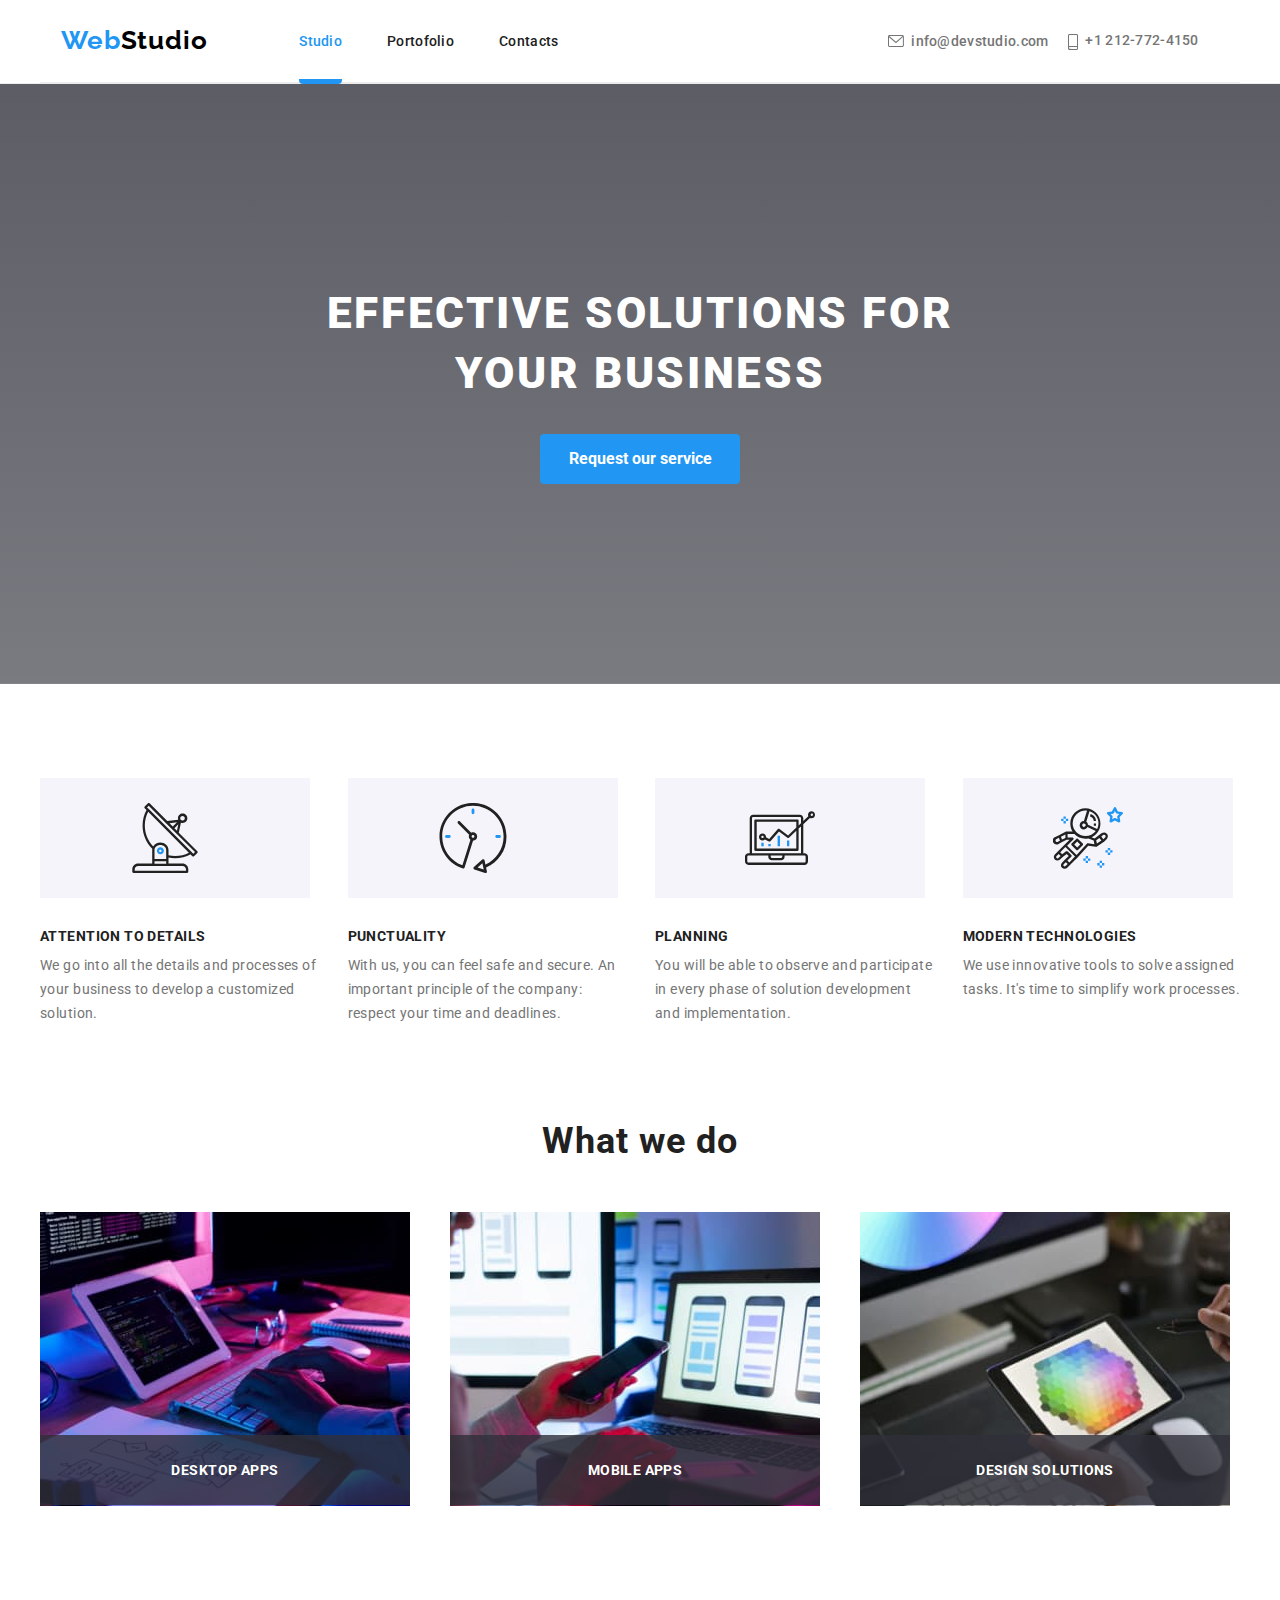
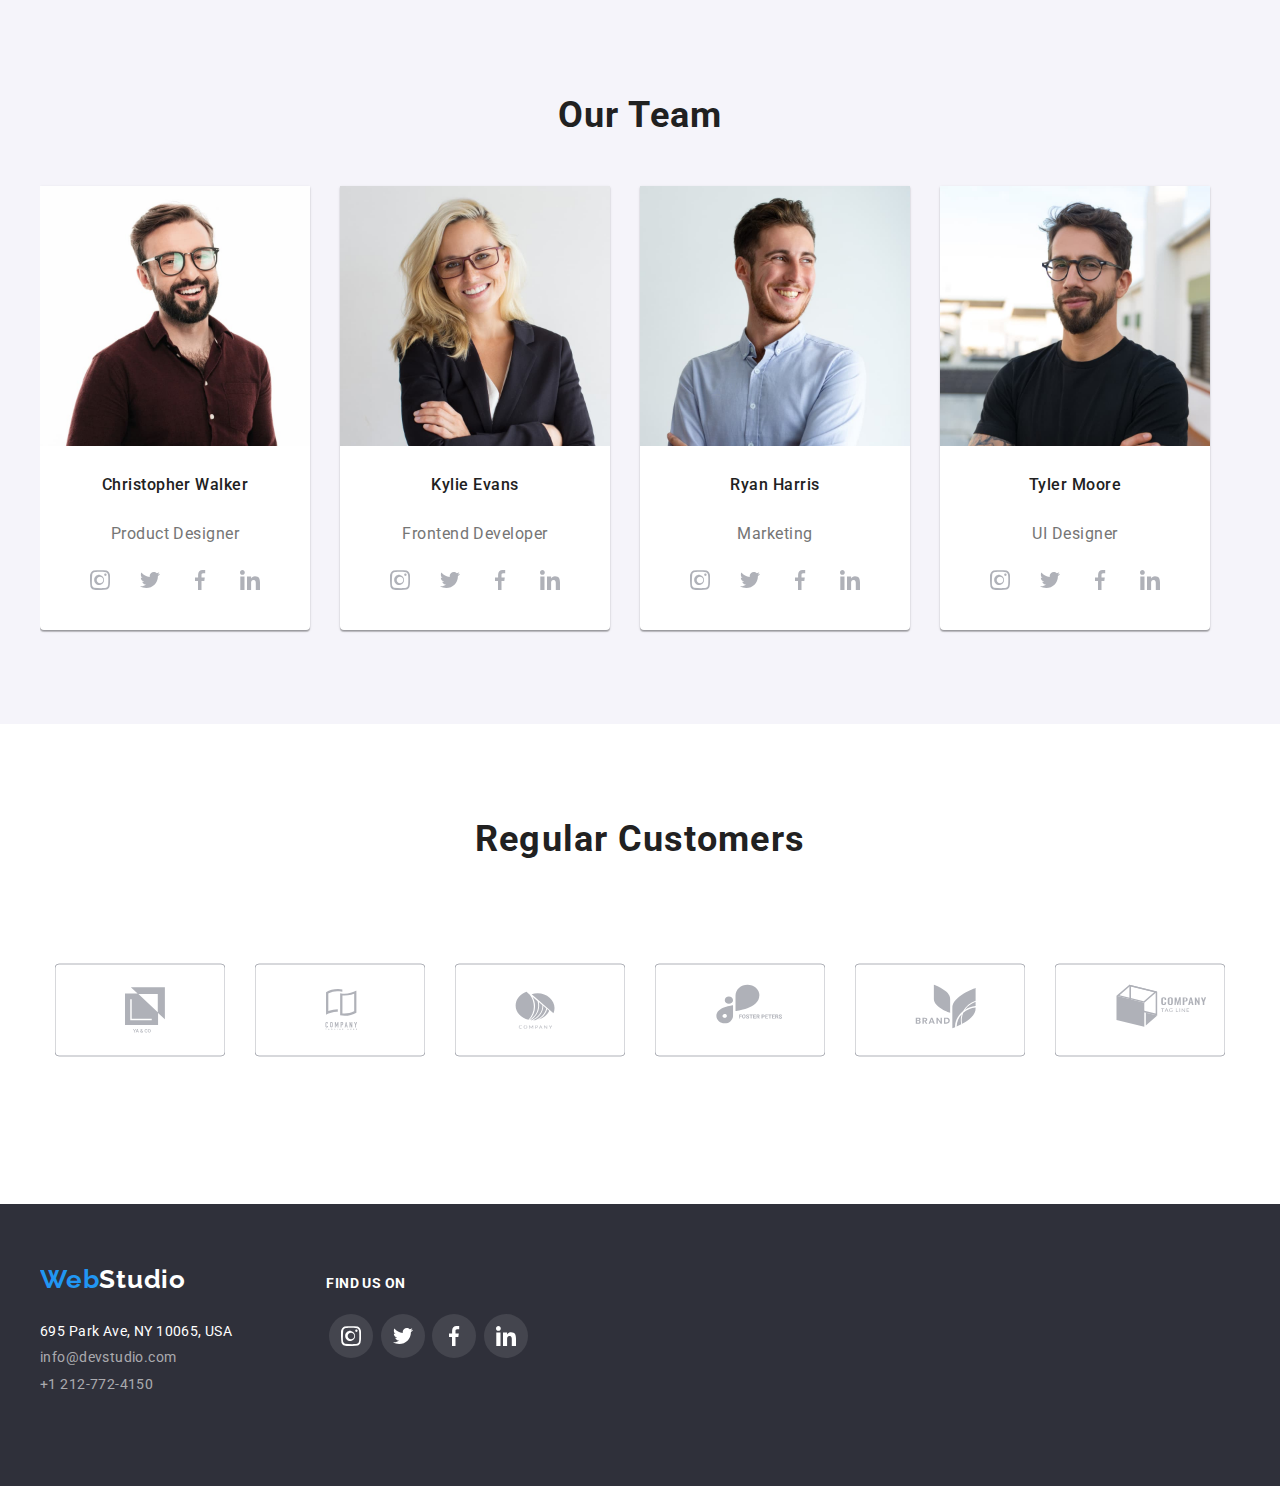
<file: index.html>
<!DOCTYPE html>
<html lang="en">
  <head>
    <meta charset="UTF-8" />
    <meta name="viewport" content="width=device-width, initial-scale=1.0" />
    <title>Web studio</title>
    <link rel="preconnect" href="https://fonts.googleapis.com" />
    <link rel="preconnect" href="https://fonts.gstatic.com" crossorigin />
    <link
      rel="stylesheet"
      href="https://cdnjs.cloudflare.com/ajax/libs/modern-normalize/1.0.0/modern-normalize.min.css"
    />
    <link
      href="https://fonts.googleapis.com/css2?family=Raleway:wght@700&family=Roboto:wght@400;500;700;900&display=swap"
      rel="stylesheet"
    />
    <link rel="stylesheet" href="./css/reset.css">
    <link rel="stylesheet" href="css/styles.css" />
  </head>
  <body>
    <div class="container-general">
      <header class="global-header">
        <p class="visually-hidden">Aceasta este o descriere a antetului.</p>
        <div class="container-header">
          <a class="logo-header" href="#" target="_blank" title="logo"
            ><span class="blue-text">Web</span
            ><span class="black-text">Studio</span></a
          >
          <!-- Navigation bar -->
          <nav class="nav-bar">
            <ul class="nav-list">
              <li><a href="#" class="current" class="nav-item">Studio</a></li>
              <li><a href="portofolio.html" class="nav-item">Portofolio</a></li>
              <li><a href="#" class="nav-item">Contacts</a></li>
            </ul>
          </nav>
          <div class="contact-info-container">
            <a href="mailto:info@devstudio.com" class="contact-info"
            ><svg class="icon" width="16" height="12">
              <use xlink:href="./symbol-defs.svg#icon-envelope"></use></svg
            >info@devstudio.com</a>
               
          
            <a class="contact-info" href="tel:+12127724150" class="phone"> <svg class="icon" width="10" height="16">
              <use href="symbol-defs.svg#icon-smartphone">
              </use>
            </svg>+1 212-772-4150</a>
          </div>
        </div>
      </header>

      <!-- First section -->
      <main>
        <section class="first-section">
          <div class="container-first-section">
            <h1 class="first-section-text">
              EFFECTIVE SOLUTIONS FOR YOUR BUSINESS
            </h1>
            <button data-modal-open class="first-section-button"  type="button">
              Request our service
            </button>
          </div>
        </section>

        <!-- Text section-->
        <section class="text-section">
          <ul class="container-text-section">
            <li>
              <svg class="rectangle-text"  width="270" height="120">
                <rect width="270" height="120"/>
                 <svg class="icon" x="90" y="25" width="70" height="70">
                  <use href="symbol-defs.svg#icon-antenna1">
                </use>
                </svg>
              </svg>
             
              <h4 class="subtitle">ATTENTION TO DETAILS</h4>
              <p class="text">
                We go into all the details and processes of your business to
                develop a customized solution.
              </p>
            </li>
            <li>
              <svg class="rectangle-text"  width="270" height="120">
                <rect width="270" height="120"/>
                 <svg class="icon" x="90" y="25" width="70" height="70">
              <use href="symbol-defs.svg#icon-clock1">
              </use>
                </svg>
              </svg>
              <h4 class="subtitle">PUNCTUALITY</h4>
              <p class="text">
                With us, you can feel safe and secure. An important principle of
                the company: respect your time and deadlines.
              </p>
            </li>
            <li>
              <svg class="rectangle-text"  width="270" height="120">
                <rect width="270" height="120"/>
                 <svg class="icon" x="90" y="25" width="70" height="70">
              <use href="symbol-defs.svg#icon-diagram1">
              </use>
                </svg>
              </svg>
              <h4 class="subtitle">PLANNING</h4>
              <p class="text">
                You will be able to observe and participate in every phase of
                solution development and implementation.
              </p>
            </li>
            <li>
              <svg class="rectangle-text"  width="270" height="120">
                <rect width="270" height="120"/>
                 <svg class="icon" x="90" y="25" width="70" height="70">
              <use href="symbol-defs.svg#icon-astronaut1">
              </use>
                </svg>
              </svg>
              <h4 class="subtitle">MODERN TECHNOLOGIES</h4>
              <p class="text">
                We use innovative tools to solve assigned tasks. It's time to
                simplify work processes.
              </p>
            </li>
          </ul>
        </section>
        <!-- What we do section -->
        <section class="what-we-do-section">
          <div class="container-what-we-do-section">
            <h2 class="what-we-do-title">What we do</h2>
            <ul class="what-we-do-elements">
              <li class="what-we-do-item">
                <img
                  src="images/img1.jpg"
                  alt="Person using a keyboard"
                  width="370"
                />
                <div class="what-we-do-card">
                  <h4> DESKTOP APPS</h4>
                </div>

              </li>

              <li class="what-we-do-item">
                <img
                  src="images/img2.jpg"
                  alt="Person using a smartphone"
                  width="370"
                />
                <div class="what-we-do-card">
                  <h4>MOBILE APPS</h4>
                </div>
              </li>

              <li class="what-we-do-item">
                <img
                  src="images/img3.jpg"
                  alt="Person reviewing Color Hex"
                  width="370"
                />
                <div class="what-we-do-card">
                  <h4>DESIGN SOLUTIONS</h4>
                </div>
              </li>
            </ul>
          </div>
        </section>

        <!-- Our Team section -->
        <section class="our-team-section">
          <div class="container-our-team">
            <h2 class="our-team-title">Our Team</h2>
            <ul class="our-team-members">
              <li class="member-box">
                <img
                  src="images/img4.jpg"
                  alt="Picture with Christopher Walker"
                  width="270"
                />
                <div class="inferior-card">
                  <h4 class="our-team-name">Christopher Walker</h4>
                  <p class="our-team-position">Product Designer</p>
                  <div class="container-icons-inferior-card">
                    <div class="icon-background">
                      <svg class="icon" width="20" height="20" >
                        <use href="symbol-defs.svg#icon-instagram2">
                        </use>
                      </svg>
                    </div>
                    <div class="icon-background">
                      <svg class="icon" width="20" height="20">
                        <use href="symbol-defs.svg#icon-twitter1">
                        </use>
                      </svg>
                    </div>
                    <div class="icon-background">
                      <svg class="icon" width="20" height="20">
                        <use href="symbol-defs.svg#icon-facebook1">
                        </use>
                      </svg>
                    </div>
                    <div class="icon-background">
                      <svg class="icon" width="20" height="20">
                        <use href="symbol-defs.svg#icon-linkedin1">
                        </use>
                      </svg>
                    </div>
                  </div>
                </div>
              </li>
              <li class="member-box">
                <img
                  src="images/img5.jpg"
                  alt="Picture with Kylie Evans"
                  width="270"
                />
                <div class="inferior-card">
                  <h4 class="our-team-name">Kylie Evans</h4>
                  <p class="our-team-position">Frontend Developer</p>
                 <div class="container-icons-inferior-card">
                    <div class="icon-background">
                      <svg class="icon" width="20" height="20" >
                        <use href="symbol-defs.svg#icon-instagram2">
                        </use>
                      </svg>
                    </div>
                    <div class="icon-background">
                      <svg class="icon" width="20" height="20">
                        <use href="symbol-defs.svg#icon-twitter1">
                        </use>
                      </svg>
                    </div>
                    <div class="icon-background">
                      <svg class="icon" width="20" height="20">
                        <use href="symbol-defs.svg#icon-facebook1">
                        </use>
                      </svg>
                    </div>
                    <div class="icon-background">
                      <svg class="icon" width="20" height="20">
                        <use href="symbol-defs.svg#icon-linkedin1">
                        </use>
                      </svg>
                    </div>
                  </div>
                </div>
                </li>
                <li class="member-box">
                  <img src="images/img6.jpg" alt="Picture with Ryan Harris" width="270" />
                  <div class="inferior-card">
                    <h4 class="our-team-name">Ryan Harris</h4>
                    <p class="our-team-position">Marketing</p>
                    <div class="container-icons-inferior-card">
                    <div class="icon-background">
                      <svg class="icon" width="20" height="20" >
                        <use href="symbol-defs.svg#icon-instagram2">
                        </use>
                      </svg>
                    </div>
                    <div class="icon-background">
                      <svg class="icon" width="20" height="20">
                        <use href="symbol-defs.svg#icon-twitter1">
                        </use>
                      </svg>
                    </div>
                    <div class="icon-background">
                      <svg class="icon" width="20" height="20">
                        <use href="symbol-defs.svg#icon-facebook1">
                        </use>
                      </svg>
                    </div>
                    <div class="icon-background">
                      <svg class="icon" width="20" height="20">
                        <use href="symbol-defs.svg#icon-linkedin1">
                        </use>
                      </svg>
                    </div>
                  </div>
                  </div>
                </li>
                <li class="member-box">
                  <img src="images/img7.jpg" alt="Picture with Tyler Moore" width="270" />
                  <div class="inferior-card">
                    <h4 class="our-team-name">Tyler Moore</h4>
                    <p class="our-team-position">UI Designer</p>
                    <div class="container-icons-inferior-card">
                    <div class="icon-background">
                      <svg class="icon" width="20" height="20" >
                        <use href="symbol-defs.svg#icon-instagram2">
                        </use>
                      </svg>
                    </div>
                    <div class="icon-background">
                      <svg class="icon" width="20" height="20">
                        <use href="symbol-defs.svg#icon-twitter1">
                        </use>
                      </svg>
                    </div>
                    <div class="icon-background">
                      <svg class="icon" width="20" height="20">
                        <use href="symbol-defs.svg#icon-facebook1">
                        </use>
                      </svg>
                    </div>
                    <div class="icon-background">
                      <svg class="icon" width="20" height="20">
                        <use href="symbol-defs.svg#icon-linkedin1">
                        </use>
                      </svg>
                    </div>
                  </div>
                  </div>
                </li>
                </ul>
                </div>
                </section>
                <!-- REGULAR CUSTOMERS-->
         <section class="regular-customers">
        <div class="container-regular-customers">
          <h2 class="regular-customers-title">Regular Customers</h2>
          <ul class="container-icons-regular-customers" >
            <li class="rectangle-group" >
             <svg class="container" width="170" height="200" viewBox="0 55 170 92">
             <rect class="rectangle" x="0" y="55" width="170" height="92" rx="4" ry="4" />
               <svg class="icon" x="70" y="75" width="40" height="52">
               <use href="symbol-defs.svg#icon-logo">
              </use>
             </svg>
             </svg>
            </li>
            <li> 
              <svg class="container" width="170" height="200" viewBox="0 55 170 92">
             <rect class="rectangle" x="0" y="55" width="170" height="92" rx="4" ry="4" />
               <svg class="icon" x="65" y="80" width="43" height="41">
               <use href="symbol-defs.svg#icon-logo1">
              </use>
             </svg>
             </svg>
           </li>
            <li> 
              <svg class="container" width="170" height="200" viewBox="10 55 170 92">
             <rect class="rectangle" x="10" y="55" width="170" height="92" rx="4" ry="4" />
               <svg class="icon" x="70" y="75" width="40" height="52">
               <use href="symbol-defs.svg#icon-logo2">
              </use>
             </svg>
             </svg>
          </li>
            <li>
               <svg class="container" width="170" height="200" viewBox="10 55 170 92">
             <rect class="rectangle" x="10" y="55" width="170" height="92" rx="4" ry="4" />
               <svg class="icon" x="70" y="75" width="84" height="40">
               <use href="symbol-defs.svg#icon-logo3">
              </use>
             </svg>
             </svg>
           </li>
            <li> 
              <svg class="container" width="170" height="200" viewBox="10 55 170 92">
             <rect class="rectangle" x="10" y="55" width="170" height="92" rx="4" ry="4" />
               <svg class="icon" x="70" y="75" width="62" height="45">
               <use href="symbol-defs.svg#icon-logo4">
              </use>
             </svg>
             </svg>
           </li>
            <li> 
              <svg class="container" width="170" height="200" viewBox="10 55 170 92">
             <rect class="rectangle" x="10" y="55" width="170" height="92" rx="4" ry="4" />
               <svg class="icon" x="70" y="75" width="93" height="43">
               <use href="symbol-defs.svg#icon-logo5">
              </use>
             </svg>
             </svg>
           </li>
          </ul>
        </div>     
       </section>

      </main>
      <footer class="global-footer">
        <div class="container-footer">
          <div class="first-section-footer">
            <a class="logo-footer" href="#" target="_blank" title="logo"
            ><span class="blue-text">Web</span
            ><span class="white-text">Studio</span></a
          >
          <address class="address">
            695 Park Ave, NY 10065, USA <br />
            <div class="inferior-footer">
              <p>
                <a class="contact-info-footer" href="mailto:info@devstudio.com"
                  >info@devstudio.com</a
                >
              </p>
              <div class="footer-phone">
                <p>
                  <a class="contact-info-footer" href="tel:+12127724150"
                    >+1 212-772-4150</a
                  >
                </p>
              </div>
            </div>
          </address>
          </div>
          
          <div class="footer-icons">
            <h4 class="icons-title">Find us on</h4>
            <ul class="container-footer-icons">
              <li>
                <svg class="elipse" width="270" height="120">
                  <ellipse cx="25" cy="30" rx="22" ry="22" fill="#FFFFFF1A" width="44" height="44" />
                  <svg class="icon" x="15" y="20" width="20" height="20">
                    <use href="symbol-defs.svg#icon-instagram1">
                    </use>
                  </svg>
                </svg>
              </li>
              <li>
                <svg class="elipse" width="270" height="120">
                  <ellipse cx="25" cy="30" rx="22" ry="22" fill="#FFFFFF1A" width="44" height="44" />
                  <svg class="icon" x="15" y="20" width="20" height="20">
                    <use href="symbol-defs.svg#icon-twitter2">
                    </use>
                  </svg>
                </svg>
              </li>
              <li>
                <svg class="elipse" width="270" height="120">
                  <ellipse cx="25" cy="30" rx="22" ry="22" fill="#FFFFFF1A" width="44" height="44" />
                  <svg class="icon" x="15" y="20" width="20" height="20">
                    <use href="symbol-defs.svg#icon-facebook2">
                    </use>
                  </svg>
                </svg>
              </li>
              <li>
                <svg class="elipse" width="270" height="120">
                  <ellipse cx="25" cy="30" rx="22" ry="22" fill="#FFFFFF1A" width="44" height="44" />
                  <svg class="icon" x="15" y="20" width="20" height="20">
                    <use href="symbol-defs.svg#icon-linkedin2">
                    </use>
                  </svg>
                </svg>
              </li>
            </ul>
           </div>
        </div>
      </footer>
    </div>
     <!-- MODAL BOX-->
     <div class="modal is-hidden"  data-modal >
      <div class="modal-content">
        <button class="close-btn" data-modal-close>
        <svg>
          <use href="symbol-defs.svg#icon-modal-close"> 
          </use>
          </svg>
        </button>
      </div>
     </div>
    <script src="./js/modal.js"></script>
  </body>
</html>
</file>
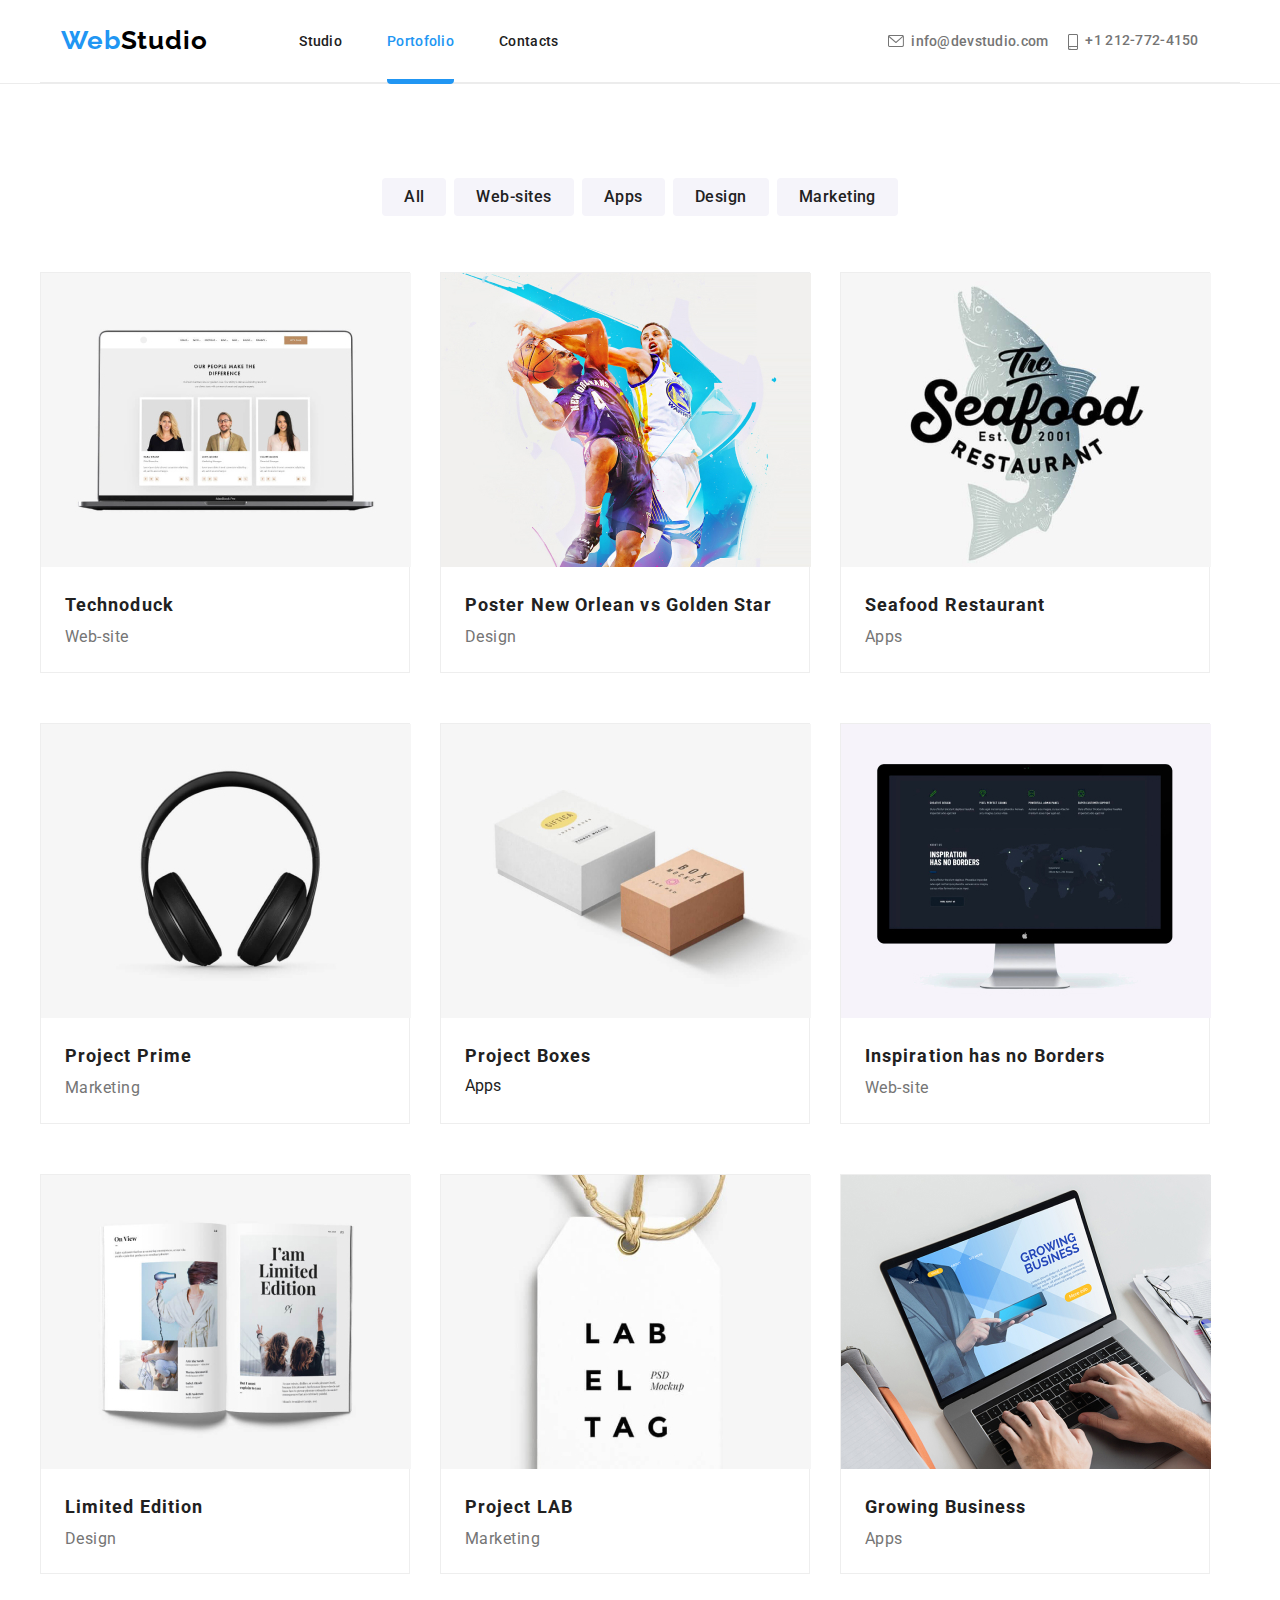
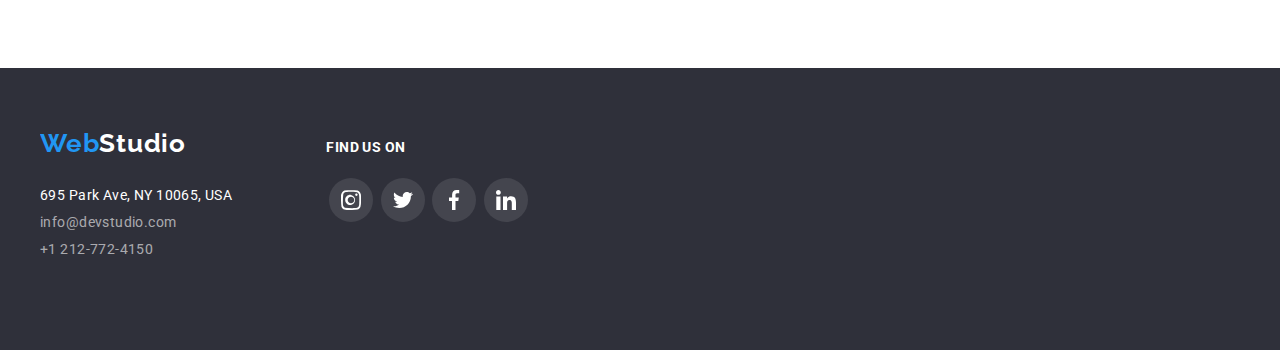
<file: portofolio.html>
<!DOCTYPE html>
<html lang="en">
  <head>
    <meta charset="UTF-8" />
    <meta name="viewport" content="width=device-width, initial-scale=1.0" />
    <title>Portofolio</title>
    <link rel="preconnect" href="https://fonts.googleapis.com" />
    <link rel="preconnect" href="https://fonts.gstatic.com" crossorigin />
    <link
      rel="stylesheet"
      href="https://cdnjs.cloudflare.com/ajax/libs/modern-normalize/1.0.0/modern-normalize.min.css"
    />
    <link
      href="https://fonts.googleapis.com/css2?family=Raleway:wght@700&family=Roboto:wght@400;500;700;900&display=swap"
      rel="stylesheet"
    />
    <link rel="stylesheet" href="./css/reset.css">
    <link rel="stylesheet" href="css/styles.css" />
  </head>
  <body>
    <div class="container-general">
      <header class="global-header">
        <p class="visually-hidden">Aceasta este o descriere a antetului.</p>
        <div class="container-header">
          <a class="logo-header" href="#" target="_blank" title="logo"
            ><span class="blue-text">Web</span
            ><span class="black-text">Studio</span></a
          >
          <!-- Navigation bar -->
          <nav class="nav-bar">
            <ul class="nav-list">
              <li><a href="index.html" class="nav-item">Studio</a></li>
              <li>
                <a href="#" class="current" class="nav-item">Portofolio</a>
              </li>
              <li><a href="#" class="nav-item">Contacts</a></li>
            </ul>
          </nav>
          <div class="contact-info-container">
            <a href="mailto:info@devstudio.com" class="contact-info"
            ><svg class="icon" width="16" height="12">
              <use xlink:href="./symbol-defs.svg#icon-envelope"></use></svg
            >info@devstudio.com</a>
            <a class="contact-info" href="tel:+12127724150" class="phone"> <svg class="icon" width="10" height="16">
              <use href="symbol-defs.svg#icon-smartphone">
              </use>
            </svg>+1 212-772-4150</a>
          </div>
        </div>
      </header>
      <main>
        <!-- Filter section -->
        <section>
          <div class="container-portofolio">
            <div class="filter-container">
              <ul class="filter-buttons">
                <li>
                  <button class="regular-button" type="button">All</button>
                </li>
                <li>
                  <button class="regular-button" type="button">
                    Web-sites
                  </button>
                </li>
                <li>
                  <button class="regular-button" type="button">Apps</button>
                </li>
                <li>
                  <button class="regular-button" type="button">Design</button>
                </li>
                <li>
                  <button class="regular-button" type="button">
                    Marketing
                  </button>
                </li>
              </ul>
            </div>
            <!-- Results -->
            <div class="container-results">
              <ul class="results-items">
                <li class="results-card">
                  <div class="box">
                    <img src="./images/port1.jpg" alt="Web-site" width="370" />
                    <div class="overlay">
                      <p>Technoduck is a state-of-the-art coronavirus distribution platform. Companies use this platform for digital espionage and attacks on competitors' secure servers. </p>
                    </div>
                  </div>
                  <div class="results-down-card">
                    <h4 class="project">Technoduck</h4>
                    <p class="type">Web-site</p>
                  </div>
                </li>
                <li class="results-card">
                  <div class="box">
                    <img
                    src="./images/port2.jpg"
                    alt="Poster New Orlean vs Golden Star"
                    width="370"
                  />
                    <div class="overlay">
                      <p>none</p>
                    </div>
                  </div>
                  
                 <div class="results-down-card">
                    <h4 class="project">Poster New Orlean vs Golden Star</h4>
                     <p class="type">Design</p>
                 </div>
                </li>
                <li class="results-card">
                  <div class="box">
                    <img
                    src="./images/port3.jpg"
                    alt="Seafood Restaurant "
                    width="370"
                  />
                    <div class="overlay">
                      <p>none</p>
                    </div>
                  </div>
               
                  <div class="results-down-card">
                    <h4 class="project">Seafood Restaurant</h4>
                    <p class="type">Apps</p>
                  </div>
                  
                </li>
                <li class="results-card">
                  <div class="box">
                    <img
                    src="./images/port4.jpg"
                    alt="Project Prime"
                    width="370"
                  />
                    <div class="overlay">
                      <p>none</p>
                    </div>
                  </div>
                
                  <div class="results-down-card">
                     <h4 class="project">Project Prime</h4>
                  <p class="type">Marketing</p>
                  </div>
                 
                </li>
                <li class="results-card">
                  <div class="box">
                    <img
                    src="./images/port5.jpg"
                    alt="Project Boxes"
                    width="370"
                  />
                    <div class="overlay">
                      <p>none</p>
                    </div>
                  </div>
               
                  <div class="results-down-card">
                  <h4 class="project">Project Boxes</h4>
                  <p class="type"></p>Apps</p>
                  </div>
                  
                </li>
                <li class="results-card">
                  <div class="box">
                    <img
                    src="./images/port6.jpg"
                    alt="Inspiration has no Borders"
                    width="370"
                  />
                    <div class="overlay">
                      <p>none</p>
                    </div>
                  </div>
               
                  <div class="results-down-card">
                    <h4 class="project">Inspiration has no Borders</h4>
                  <p class="type">Web-site</p>
                  </div>
            
                </li>
                <li class="results-card">
                  <div class="box">
                    <img
                    src="./images/port7.jpg"
                    alt="Limited Edition"
                    width="370"
                  />
                    <div class="overlay">
                      <p>none</p>
                    </div>
                  </div>
                  
                  <div class="results-down-card">
                  <h4 class="project">Limited Edition</h4>
                  <p class="type">Design</p>
                  </div>
                </li>
                <li class="results-card">
                  <div class="box">
                    <img src="./images/port8.jpg" alt="Project LAB" width="370" />
                    <div class="overlay">
                      <p>none</p>
                    </div>
                  </div>
                 
                  <div class="results-down-card">
                  <h4 class="project">Project LAB</h4>
                  <p class="type">Marketing</p>
                  </div>
                </li>
                <li class="results-card">
                  <div class="box">
                    <img
                    src="./images/port9.jpg"
                    alt="Growing Business"
                    width="370"
                  />
                    <div class="overlay">
                      <p>none</p>
                    </div>
                  </div>
                 
                  <div class="results-down-card">
                  <h4 class="project">Growing Business</h4>
                  <p class="type">Apps</p>
                  </div>
                  
                </li>
              </ul>
            </div>
          </div>
        </section>
      </main>
      <footer class="global-footer">
        <div class="container-footer">
          <div class="first-section-footer">
            <a class="logo-footer" href="#" target="_blank" title="logo"
            ><span class="blue-text">Web</span
            ><span class="white-text">Studio</span></a
          >
          <address class="address">
            695 Park Ave, NY 10065, USA <br />
            <div class="inferior-footer">
              <p>
                <a class="contact-info-footer" href="mailto:info@devstudio.com"
                  >info@devstudio.com</a
                >
              </p>
              <div class="footer-phone">
                <p>
                  <a class="contact-info-footer" href="tel:+12127724150"
                    >+1 212-772-4150</a
                  >
                </p>
              </div>
            </div>
          </address>
          </div>
          
          <div class="footer-icons">
            <h4 class="icons-title">Find us on</h4>
            <ul class="container-footer-icons">
              <li>
                <svg class="elipse" width="270" height="120">
                  <ellipse cx="25" cy="30" rx="22" ry="22" fill="#FFFFFF1A" width="44" height="44" />
                  <svg class="icon" x="15" y="20" width="20" height="20">
                    <use href="symbol-defs.svg#icon-instagram1">
                    </use>
                  </svg>
                </svg>
              </li>
              <li>
                <svg class="elipse" width="270" height="120">
                  <ellipse cx="25" cy="30" rx="22" ry="22" fill="#FFFFFF1A" width="44" height="44" />
                  <svg class="icon" x="15" y="20" width="20" height="20">
                    <use href="symbol-defs.svg#icon-twitter2">
                    </use>
                  </svg>
                </svg>
              </li>
              <li>
                <svg class="elipse" width="270" height="120">
                  <ellipse cx="25" cy="30" rx="22" ry="22" fill="#FFFFFF1A" width="44" height="44" />
                  <svg class="icon" x="15" y="20" width="20" height="20">
                    <use href="symbol-defs.svg#icon-facebook2">
                    </use>
                  </svg>
                </svg>
              </li>
              <li>
                <svg class="elipse" width="270" height="120">
                  <ellipse cx="25" cy="30" rx="22" ry="22" fill="#FFFFFF1A" width="44" height="44" />
                  <svg class="icon" x="15" y="20" width="20" height="20">
                    <use href="symbol-defs.svg#icon-linkedin2">
                    </use>
                  </svg>
                </svg>
              </li>
            </ul>
           </div>
        </div>
      </footer>
    </div>
  </body>
</html>
</file>
<file: css/styles.css>
*,
 *::before,
 *::after{
    box-sizing: border-box;
    padding: 0;
}

:root {
    --main-black: #212121;
    --main-grey: #757575;
    --background-grey: #2F303A;
    --main-blue: #2196F3;
    --background-wheat: #F5F4FA;
    --bottom-border-header: #ececec;
    --logo-color: #AFB1B8;
    --transition: 250ms cubic-bezier(0.4, 0, 0.2, 1);
    
}

body {
    font-family: Roboto, sans-serif;
    color: var(--main-black);
    width: 100vw;
    margin: 0;
}

p,
h1,
h2,
h3,
h4,
h5,
h6,
ul {
    margin: 0;
}

a {
    text-decoration: none;
    color: var(--main-black);

}

.visually-hidden {
  position: absolute;
  width: 1px;
  height: 1px;
  margin: -1px;
  border: 0;
  padding: 0;
  white-space: nowrap;
  clip-path: inset(100%);
  clip: rect(0 0 0 0);
  overflow: hidden;
}

img {
    display: block;
    max-width: 100%;
    height: auto;
}

a:hover {
    color: var(--main-blue);
}

a:focus {
    color: var(--main-blue);
}

a:active {
    color: var(--main-blue);
}

button {
    transition: background-color var(--transition), color var(--transition), border var(--transition), box-shadow var(--transition);
}
button:hover {
    background-color: var(--main-blue);
    color: #FFF;
    cursor: pointer;
}

button:focus {
    background-color: var(--main-blue);
        color: #FFF;
}

button:active {
    background-color: var(--main-blue);
        color: #FFF;
}



ul {
    list-style-type: none;
}


main {
    width: 100vw;
    height: auto;
}

.container-general {
    width: 100vw;
    margin: auto;
    
}


.global-header {
    display: flex;
    border-bottom: solid 1px;
    border-color: var(--bottom-border-header);
    flex-direction: row;
}


.container-header {
    margin: 0 auto;
    width: 100%;
    max-width: 1200px;
    border-bottom: solid 1px;
    border-color: var(--bottom-border-header);
    display: flex;
    justify-content: center;
    align-items: center;
}
.container-header a{
    transition: color var(--transition);
}


.logo-header {
    display: block;
    font-family: Raleway;
    font-size: 26px;
    font-weight: 700;
    line-height: 1.193;
    letter-spacing: 0.78px;
    width: 145px;
    padding-top: 24px;
    padding-bottom: 25px;
    margin-right: 93px;
    
}

.blue-text {
    color: var(--main-blue);
}

.black-text {
    color: black;
}

.white-text {
    color: #FFF;
}

.current {
    color: var(--main-blue);
    padding-bottom: 30px;
    border-bottom: 5px solid var(--main-blue);
    border-radius: 4px;
}



.nav-list {
    display: flex;
    align-items: center;
    justify-content: space-between;
    width: 259px;
   
    
}


.nav-list li {
    
    color: #212121;
    font-family: Roboto;
    font-size: 14px;
    font-style: normal;
    font-weight: 500;
    line-height: normal;
    letter-spacing: 0.28px;
    

}

.global-header .contact-info {
    display: flex;
}

.contact-info-container {
    display: flex;
    align-items: center;
    padding-top: 32px;
    padding-bottom: 32px;
    margin-left: 330px;
}

.contact-info-container .icon {
    cursor: pointer;
    margin-right: 7px;
    
    position: relative;
    margin-top: 2px;
}
.contact-info-container .icon:hover {
    fill: var(--main-blue);
}
.contact-info-container .icon:focus {
    fill: var(--main-blue);
}

.contact-info {
    color: var(--main-grey);
    font-size: 14px;
    font-weight: 500;
    line-height: 1.17;
    letter-spacing: 0.28px;
    margin-right: 20px;
    fill: var(--main-grey);
}


.contact-info:hover {
    color: var(--main-blue);
    fill: var(--main-blue);
}

.contact-info:focus {
    counter-reset: var(--main-blue);
}

/* FIRST SECTION*/

.first-section {
    display: flex;
    background-image: url(https://lh3.googleusercontent.com/pw/ADCreHf-BnRPKdP4ZAukIHR-dye78KLJrJCSODhI_q3HQ1TlATKtTl8p-hjH6CAwBOySvQXovrsWD8KO4aLLL_fs0DYXgBZ1brlkj5zTW7lLd7U4ufnehR0=w2400);
    width: auto;
    height: auto;
    background-color:rgba(47, 48, 58, 0.40);
    position: relative;
    background-position: 100%;
    background-size: cover;
    background-position: center center;
    background-repeat: no-repeat;
    background-image: linear-gradient(to right, #2F303A66 90%);

}



.first-section::before {
    content: "";
    position: absolute;
    top: 0;
    left: 0;
    width: 100%;
    height: 100%;
    background-image: linear-gradient(to bottom, rgba(47, 48, 58, 0.40), transparent);
    z-index: 1;
}

.first-section::after {
    content: "";
    position: absolute;
    top: 0;
    left: 0;
    max-width: 1200px;
    height: 100%;
    background-image: url(https://lh3.googleusercontent.com/pw/ADCreHf-BnRPKdP4ZAukIHR-dye78KLJrJCSODhI_q3HQ1TlATKtTl8p-hjH6CAwBOySvQXovrsWD8KO4aLLL_fs0DYXgBZ1brlkj5zTW7lLd7U4ufnehR0=w2400);
    background-size: cover;
    background-repeat: no-repeat;
    z-index: 0;
   

}

.container-first-section {
    max-width: 1200px;
    width: 100vw;
    display: flex;
    justify-content: center;
    align-items: center;
    flex-direction: column;
    padding: 200px 0;
    margin: 0 auto;
    
}


.first-section-text {
    color: white;
    text-align: center;
    font-size: 44px;
    font-weight: 900;
    line-height: 1.36;
    /* 136.364% */
    letter-spacing: 2.64px;
    text-transform: uppercase;
    width: 696px;
    z-index: 2;

}

.first-section-button {
    color: white;
    font-size: 16px;
    font-family: inherit;
    font-weight: 700;
    line-height: 1.87;
    background-color: var(--main-blue);
    width: 200px;
    height: 50px;
    flex-shrink: 0;
    border: none;
    border-radius: 4px;
    margin-top: 30px;
    z-index: 2;
}

.first-section-button:hover {
    background-color: #188CE8;
    color: white;
    cursor: pointer;
}

.first-section-button:focus {
    background-color: #188CE8;
    color: white;
    box-shadow: 0px 4px 4px 0px #00000026;
}

/* TEXT SECTION*/

.text-section {
    background-color: white;
    width: auto;
    margin-right: auto;
}

.container-text-section {
    max-width: 1200px;
    width: 100vw;
    display: flex;
    flex-wrap: wrap;
    justify-content: space-between;
    margin: 0 auto;
    padding: 94px 0px 94px 0px;
    gap: 30px;
        
}
.container-text-section li {
    flex-basis: calc((100% - 90px) / 4);
}
.container-text-section .rectangle-text {
    margin-bottom: 30px;
    fill: var(--background-wheat);
    
}
.rectangle-text .icon {
    object-fit: 50%;
}
.subtitle {
    color: var(--main-black);
    font-size: 14px;
    font-weight: 700;
    line-height: 1.17;
    letter-spacing: 0.42px;
    text-transform: uppercase;
    
}

.text {
    color: var(--main-grey);
    font-size: 14px;
    margin-top: 10px;
    font-weight: 400;
    line-height: 1.71;
    /* 171.429% */
    letter-spacing: 0.42px;
}

/* WHAT WE DO SECTION */

.what-we-do-section {
    display: block;
    background-color: white;
    width: auto;
    margin-right: auto;
}
.container-what-we-do-section {
    max-width: 1200px;
    width: 100vw;
    margin: 0 auto;
}
.what-we-do-elements {
    display: flex;
    padding-bottom: 94px;
    margin-top: -50px;
    margin-left: -30px;
}
.what-we-do-elements li {
    margin-top: 50px;
    margin-left: 30px;
    flex-basis: calc((100% - 30px) / 3);
    
}

.what-we-do-title {
    text-align: center;
    font-size: 36px;
    font-weight: 700;
    line-height: 1.17;
    letter-spacing: 1.08px;
    color: var(--main-black);
    margin-bottom: 50px;
}
.what-we-do-card{
    width: 370px;
    height: 70px;
    background: rgba(47, 48, 58, 0.80); 
    display: flex;
    align-items: center;
    justify-content: center;
    position: absolute;
    top:1435px;
    
}
.what-we-do-card h4{
    font-family: Roboto;
    font-size: 14px;
    font-weight: 700;
    line-height: 16px;
    letter-spacing: 0.03em;
    text-align: center;
    color: #FFF;

}

/* OUR TEAM SECTION */

.our-team-section {
    background-color: var(--background-wheat);
    width: 100vw;   
    width: auto;
    margin-right: auto;
}

.container-our-team {
    max-width: 1200px;
    width: 100vw;
    margin: 0 auto;
    overflow: hidden;
    
    
}

.our-team-title {
    text-align: center;
    font-size: 36px;
    font-weight: 700;
    line-height: 1.17;
    letter-spacing: 1.08px;
    color: var(--main-black);
    margin-top: 94px;
    margin-bottom: 50px;
    overflow: hidden;
}

.our-team-members {
    display: flex;
    padding-bottom: 94px;
    margin-top: -50px;
    margin-left: -30px;
}

.our-team-members li {
    margin-top: 50px;
    margin-left: 30px;
    flex-basis: calc((100% - 30px) / 4);
}
.member-box {
    border-radius: 0px 0px 4px 4px;
    background: #FFF; 
    /* material shadow v1 */
    box-shadow: 0px 2px 1px 0px rgba(0, 0, 0, 0.20), 0px 1px 1px 0px rgba(0, 0, 0, 0.14), 0px 1px 3px 0px rgba(0, 0, 0, 0.12);
    max-width: 270px;
}


.our-team-name {
    text-align: center;
    font-size: 16px;
    font-weight: 500;
    line-height: 1.17;
    letter-spacing: 0.48px;
    color: var(--main-black);
    padding-top: 30px;
}

.our-team-position {
    text-align: center;
    font-size: 16px;
    font-weight: 400;
    line-height: 1.17;
    letter-spacing: 0.48px;
    color: var(--main-grey);
    padding-top: 30px;
    
}
.container-icons-inferior-card{
    display: flex;
    margin-top: 16px;
    align-items: center;
    justify-content: center;
    gap: 10px;
}   


.container-icons-inferior-card {
    fill: var(--logo-color);
    margin-bottom: 30px;
}

.icon-background {
    padding: 10px;
    border-radius: 50%;
    display: flex;
    justify-content: center;
    align-items: center;
}
.icon-background:hover {
    background-color: var(--main-blue);
    fill: #FFF;
}

/* REGULAR CUSTOMERS*/
.regular-customers {
    max-width: 1200px;
    width: 100vw;
    margin: 0 auto;
    margin-right: auto;
    
}
.container-regular-customers {
    display: flex;
    max-width: 1200px;
    width: 100vw;
    margin: 0 auto;
    overflow: hidden;
    display: flex;
    flex-wrap: wrap;
    justify-content: center;
    margin: 0 auto;
    padding: 94px 0px 94px 0px;
    align-items: center;
}

.regular-customers-title {
    text-align: center;
    font-size: 36px;
    font-weight: 700;
    line-height: 1.17;
    letter-spacing: 1.08px;
    color: var(--main-black);
    margin-bottom: 50px;
    overflow: hidden;
    display: flex;
    justify-content: center;
}

.container-icons-regular-customers {
    display: flex;
    gap: 30px;
    align-items: center;
}


.container-icons-regular-customers  .icon {
    fill: var(--logo-color);
    transition: background-color var(--transition), fill var(--transition), border var(--transition);
      
}

.rectangle {
    stroke: var(--logo-color);
     stroke-width: 1; 
     fill: transparent;
     border-radius: 4px;
     border: 1px;
}

.container:hover .rectangle {
    stroke: var(--main-blue); 
    fill: transparent;
  }
  
  .container:hover .icon  {
    fill: var(--main-blue); 
  }

/* FOOTER */

.global-footer {
    background-color: var(--background-grey);
    width: auto;
    margin-right: auto;
    
}

.container-footer {
    max-width: 1200px;
    width: 100vw;
    margin: 0 auto;
    padding: 60px 0px 60px 0;
    display: flex;
    justify-content: flex-start;
    flex-direction: row;
    align-items: baseline;
    overflow: hidden;
}
.container-footer a{
    transition: color var(--transition);
}

.logo-footer {
    font-family: Raleway;
    font-size: 26px;
    font-weight: 700;
    line-height: 1.193;
    letter-spacing: 0.03em;
    text-align: left;
    width: 145px;
}

.address {
    font-style: normal;
    color: #FFF;
    font-size: 14px;
    font-weight: 400;
    line-height: 1.17;
    letter-spacing: 0.42px;
    padding-top: 28px;
    max-width: 231px;
}



.contact-info-footer {
    color: #FFFFFF99;
    font-size: 14px;
    font-style: normal;
    font-weight: 400;
    line-height: 1.14;
    /* 114.286% */
    letter-spacing: 0.42px;
}

.inferior-footer {
    display: flex;
    justify-content: center;
    flex-direction: column;
    margin: 0;
    margin-bottom: 15px;
    max-width: 231px;
    padding-top: 10px;
}

.footer-phone {
    padding-top: 10px;
    
}

.contact-info-footer:hover {
    color: var(--main-blue);
}

.contact-info-footer:focus {
    counter-reset: var(--main-blue);
}


.footer-icons {
    display: flex;
    align-items: flex-start;
    flex-direction: column;
    gap: 15px;
    margin-left: 94px;
    width: 206px;
    
}

.icons-title {
font-family: inherit;
font-size: 14px;
font-weight: 700;
line-height: 16px;
letter-spacing: 0.03em;
text-align: left;
text-transform: uppercase;
color: #FFF;

}
.container-footer-icons {
    display: flex;
    justify-content: flex-start;
    align-items: flex-start;
    
}
ellipse {
    transition: background-color var(--transition), fill var(--transition);
}
.icon {
    transition: background-color var(--transition), fill var(--transition);
}

.container-footer-icons ellipse:hover {
      fill: var(--main-blue);
      cursor: pointer;
      
}
.container-footer-icons ellipse:focus {
    fill: var(--main-blue);
    
}
/* PORTOFOLIO*/

/*BUTTONS*/

.container-portofolio {
    max-width: 1200px;
    width: 100vw;
    margin: 0 auto;
    padding: 94px 0px 94px 0px;
    
}
.filter-container {
    display: flex;
    justify-content: center;
    padding: 0px 0px 56px 0px;
    flex-direction: row;
    margin: auto;
}
.filter-buttons {
    color: var(--main-black);
    border: none;
    display: flex;
    gap: 8px;
    
}
.filter-buttons .regular-button {
    display: block;
    padding: 10px;
    padding: 6px 22px 6px 22px;
    border-radius: 4px;
}
.filter-buttons .regular-button:hover {
    box-shadow:0px 2px 2px 0px rgba(0, 0, 0, 0.12), 0px 1px 2px 0px rgba(0, 0, 0, 0.08), 0px 3px 1px 0px rgba(0, 0, 0, 0.10);
}
.filter-buttons .regular-button:focus {
    box-shadow:0px 2px 2px 0px rgba(0, 0, 0, 0.12), 0px 1px 2px 0px rgba(0, 0, 0, 0.08), 0px 3px 1px 0px rgba(0, 0, 0, 0.10);
}

.current-button {
    background-color: var(--main-blue);
    color: white;
    font-family: inherit;
    font-size: 16px;
    font-weight: 500;
    line-height: 1.62;
    letter-spacing: 0.03em;
    text-align: center;
    border: inherit;

}

.regular-button {
    background: var(--background-wheat);
    font-family: inherit;
    border: inherit;
    color: var(--main-black);
    font-size: 16px;
    font-weight: 500;
    line-height: 1.62;
    letter-spacing: 0.03em;
    text-align: center;
    
}

/* RESULTS */

.container-results {
    display: flex;
    justify-content: center;
    margin: 0 auto;
}

.results-items {
    display: flex;
    flex-wrap: wrap;
    padding: auto;
    margin-left: -30px;
    margin-top: -50px;
    transition: background-color var(--transition), border var(--transition), box-shadow var(--transition);
}
.results-items img {
    max-width: 370px;
}
.results-items li {
    border: solid 1px #eee;
    margin-left: 30px;
    margin-top: 50px;
    flex-basis: calc((100% - 90px) / 3);
    max-width: 370px;
    transition: background-color var(--transition), box-shadow var(--transition);
}
.results-items li:hover {
    cursor: pointer;
    box-shadow: 1px 4px 6px 0px rgba(0, 0, 0, 0.16), 0px 4px 4px 0px rgba(0, 0, 0, 0.06), 0px 1px 1px 0px rgba(0, 0, 0, 0.12);
}
.results-items li:focus {
    cursor: pointer;
    box-shadow: 1px 4px 6px 0px rgba(0, 0, 0, 0.16), 0px 4px 4px 0px rgba(0, 0, 0, 0.06), 0px 1px 1px 0px rgba(0, 0, 0, 0.12);
}
.results-down-card {
    display: flex;
    flex-direction: column;
    align-items: flex-start;
    padding: 20px 24px 20px 24px;
    position: relative;
    z-index: 2;
}
.box {
    position: relative;
    width: 370px;
    height: 294px;
    margin: 0 auto;
    background-color: #bdbdbd;
    overflow: hidden;
    top: 0px;
    
  }
  
  .overlay {
    position: absolute;
    top: 0;
    left: 0;
    width: 370px;
    height: 294px;
    background-color: var(--main-blue);
    transform: translatey(100%);
    transition: transform 250ms ease-in-out;
    display: flex;
    justify-content: center;
    align-items: center;
    padding: 63px 24px 91px 24px;
  }
  
  .box:hover .overlay {
    transform: translatey(0);
  }
  .box:focus .overlay {
    transform: translatey(0);
  }
  .results-card:hover .overlay {
    transform: translate(0);
  }
  
  .overlay p {
    color: #fff;
    font-family: Roboto;
    font-size: 18px;
    font-weight: 400;
    line-height: 28px;
    letter-spacing: 0.03em;
    text-align: left;
    
  }
.project {

    font-size: 18px;
    font-weight: 700;
    line-height: 2;
    letter-spacing: 0.06em;
    text-align: center;
    color: var(--main-black);
}

.type {
    font-size: 16px;
    font-weight: 400;
    line-height: 1.8;
    letter-spacing: 0.03em;
    text-align: center;
    color: var(--main-grey);
}

/* Modal*/

.modal {
    position: fixed;
    width: 100vw;
    max-width: 1600px;
    height: 100vh;
    margin: 0 auto;
    top: 0;
    left: 0;
    right: 0;
    display: flex;
    justify-content: center;
    align-items: center;
    background: #00000033;
    z-index: 3;
    transition: opacity 2s cubic-bezier(0.165, 0.84, 0.44, 1);
}
.is-hidden {
    visibility: hidden;
    opacity: 0;
}
.modal-content {
    display: flex;
    justify-content: center;
    align-items: center;
    width: 428px;
    height: 481px;
    background-color: #FFF;
    border: 1px solid #0000001A;
    border-radius: 4px;
    box-shadow: 0px 2px 1px 0px rgba(0, 0, 0, 0.20), 0px 1px 1px 0px rgba(0, 0, 0, 0.14), 0px 1px 3px 0px rgba(0, 0, 0, 0.12);
    /*animation: changeColor 4s linear 100ms infinite alternate both;*/
    /*animation: animatescale 3000ms 1 1000ms;*/
}

/*@keyframes changeColor {
    0% {
        background-color: var(--logo-color);
    }
    50% {
        background-color: var(--background-wheat);
    }
    100% {
        background-color: #FFF;
    }
}*/

/*@keyframes animatescale {
    0% {
      transform: scale(1);
    }
  50%{
    transform: scale(0.75);
  }
  
    100% {
      transform: scale(1);
    }
}*/
.close-btn {
    width: 30px;
    height: 30px;
    background-color: #FFF;
    cursor: pointer;
    position: relative;
    top: -220px;
    left: 180px;
    border-radius: 50%;
    border: 1px solid rgba(0, 0, 0, 0.10);;
    flex-shrink: 0;
    
}

/*.modal.is-active .modal-content  {
    animation: scaleDown 0.3s ease-in-out;
}

@keyframes scaleDown {
    0% {
        transform: scale(1);
    }
    100% {
        transform: scale(0);
    }
}*/
</file>
